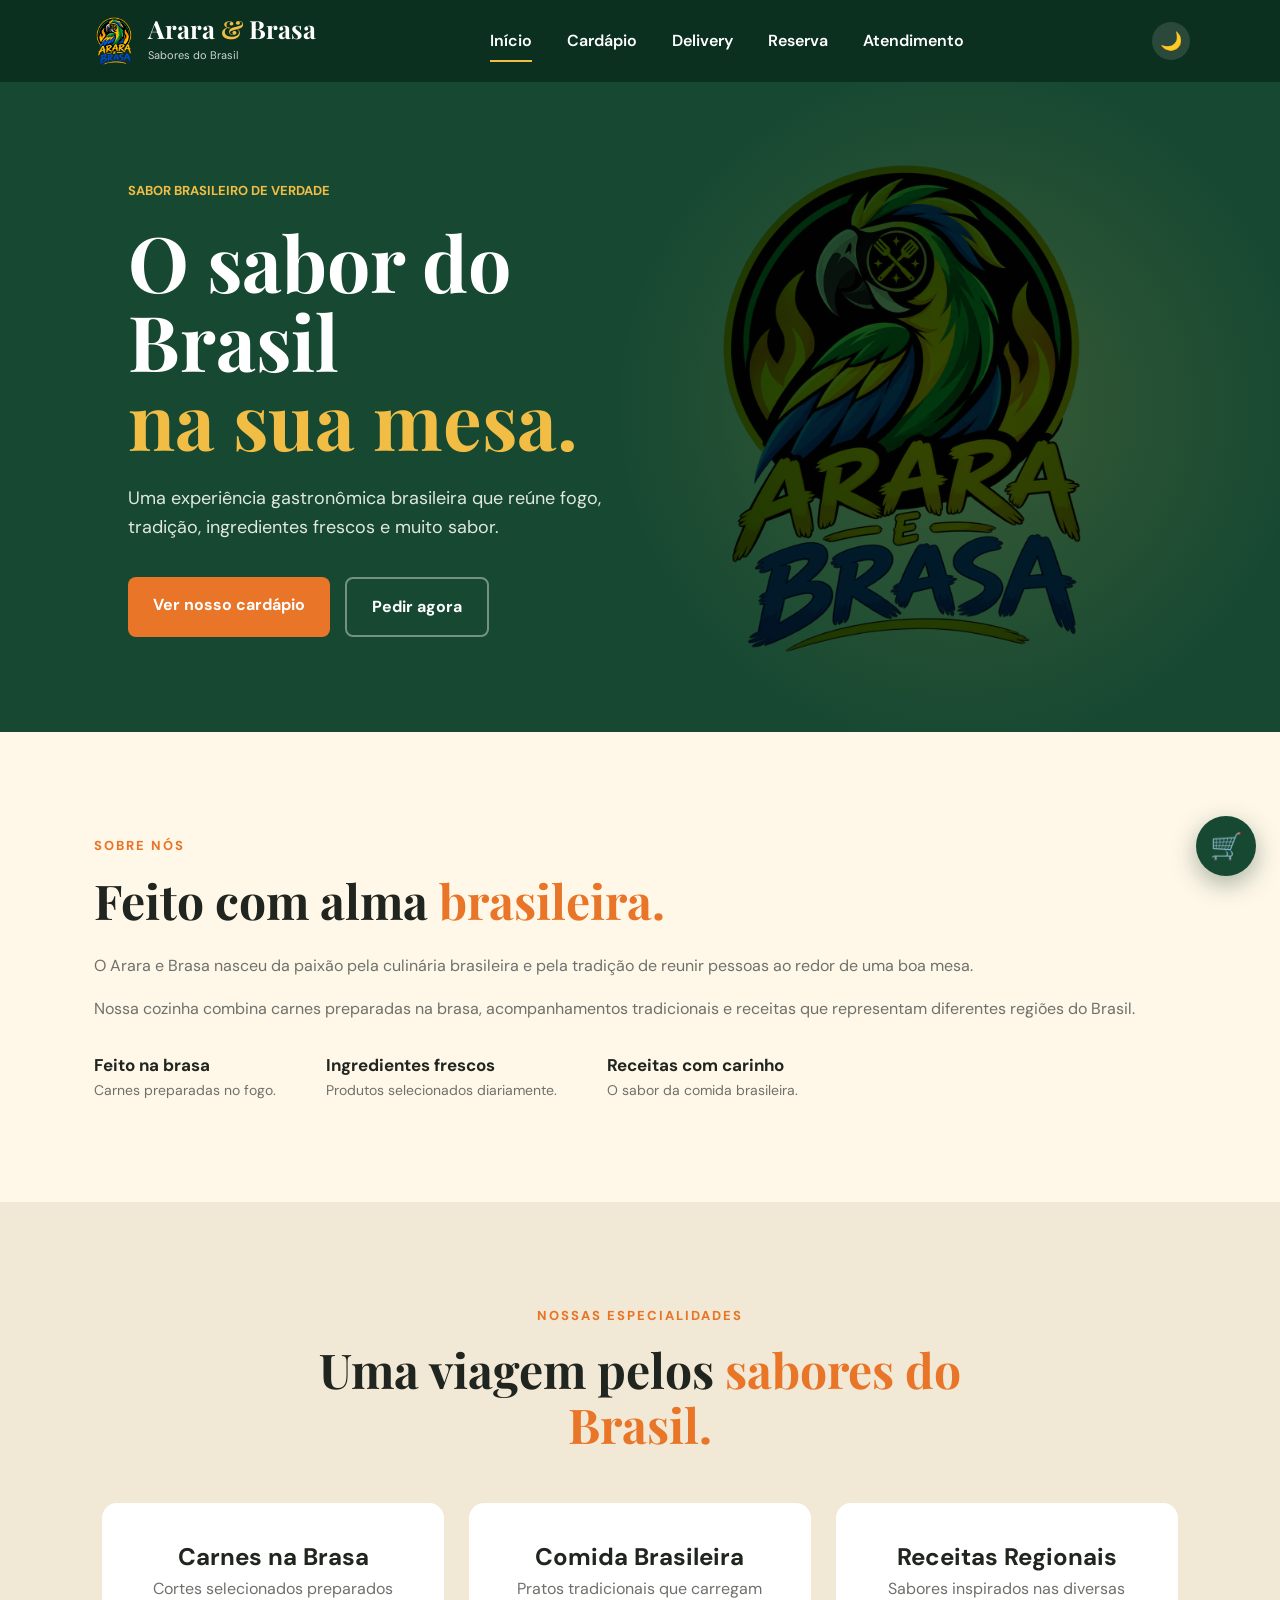
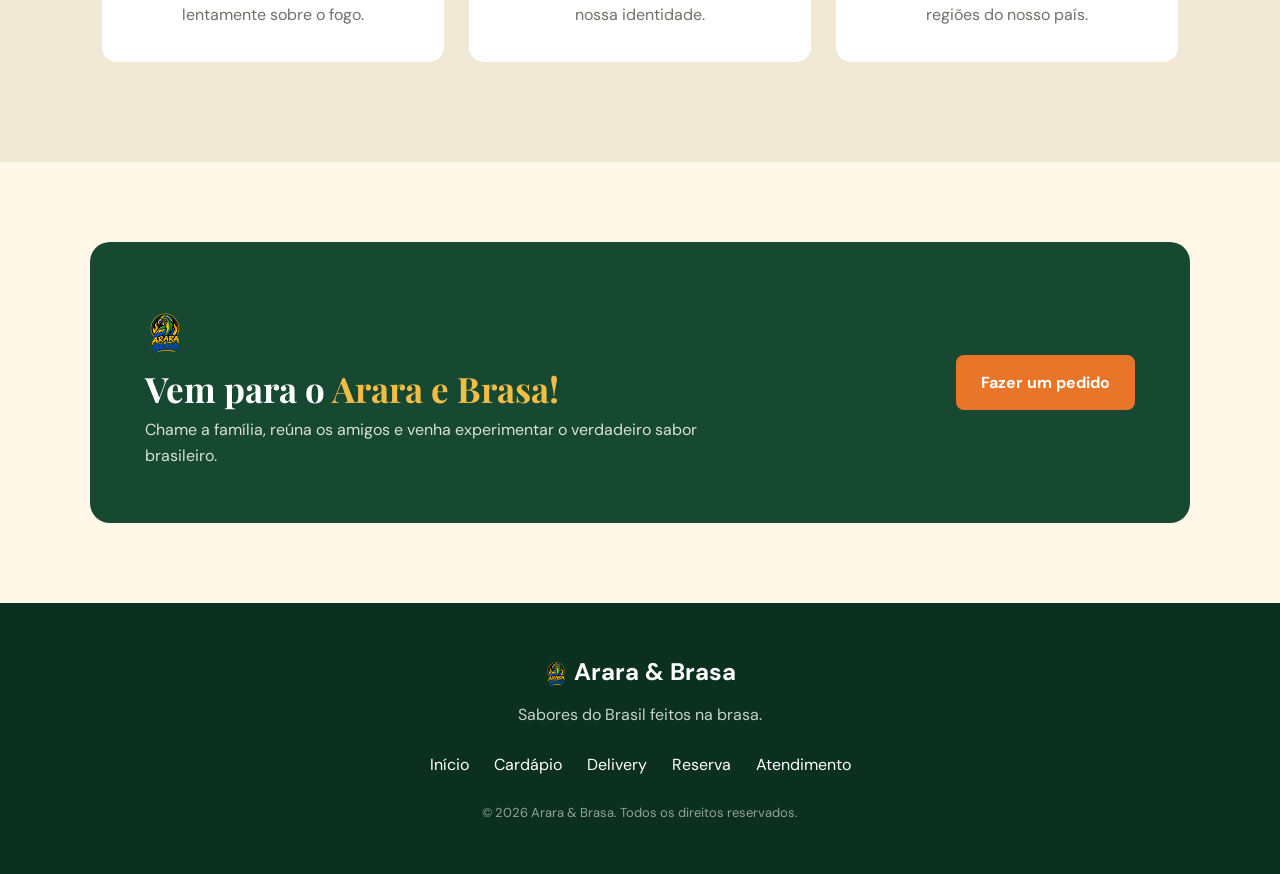
<file: Arara&Brasa/index.html>
<!DOCTYPE html>
<html lang="pt-BR">
<head>
    <meta charset="UTF-8">
    <meta name="viewport" content="width=device-width, initial-scale=1.0">
    <title>Arara e Brasa | Restaurante Brasileiro</title>

    <link rel="stylesheet" href="style.css">
</head>

<body>

<header class="header">
    <div class="logo">
        <div class="logo-arara">
           <img src="imgs/araraab.png" alt="Mascote Arara e Brasa">
        </div>
        <div>
            <h1>Arara <span>&</span> Brasa</h1>
            <small>Sabores do Brasil</small>
        </div>
    </div>

    <button class="menu-btn" onclick="toggleMenu()">☰</button>

    <nav id="menu">
        <a href="index.html" class="active">Início</a>
        <a href="cardapio.html">Cardápio</a>
        <a href="delivery.html">Delivery</a>
        <a href="reserva.html">Reserva</a>
        <a href="sac.html">Atendimento</a>
    </nav>
</header>


<main>

    <section class="hero">

        <div class="hero-content">

            <span class="tag">SABOR BRASILEIRO DE VERDADE</span>

            <h2>
                O sabor do Brasil
                <span>na sua mesa.</span>
            </h2>

            <p>
                Uma experiência gastronômica brasileira que reúne
                fogo, tradição, ingredientes frescos e muito sabor.
            </p>

            <div class="hero-buttons">
                <a href="cardapio.html" class="btn btn-primary">
                    Ver nosso cardápio
                </a>

                <a href="delivery.html" class="btn btn-secondary">
                    Pedir agora 
                </a>
            </div>

        </div>

        <div class="mascot">
            <div class="mascot-circle">
                <img src="imgs/araraab.png" alt="Mascote Arara e Brasa">
            </div>

            <div class="mascot-smoke smoke1"></div>
            <div class="mascot-smoke smoke2"></div>
        </div>

    </section>


    <section class="sobre">

        <div class="sobre-content">

            <span class="section-label">SOBRE NÓS</span>

            <h2>
                Feito com alma
                <span>brasileira.</span>
            </h2>

            <p>
                O Arara e Brasa nasceu da paixão pela culinária brasileira
                e pela tradição de reunir pessoas ao redor de uma boa mesa.
            </p>

            <p>
                Nossa cozinha combina carnes preparadas na brasa,
                acompanhamentos tradicionais e receitas que representam
                diferentes regiões do Brasil.
            </p>

            <div class="features">

                <div class="feature">
                    <div>
                        <h3>Feito na brasa</h3>
                        <p>Carnes preparadas no fogo.</p>
                    </div>
                </div>

                <div class="feature">
                    <div>
                        <h3>Ingredientes frescos</h3>
                        <p>Produtos selecionados diariamente.</p>
                    </div>
                </div>

                <div class="feature">
                    <div>
                        <h3>Receitas com carinho</h3>
                        <p>O sabor da comida brasileira.</p>
                    </div>
                </div>

            </div>

        </div>

    </section>


    <section class="especialidades">

        <div class="section-title">

            <span class="section-label">NOSSAS ESPECIALIDADES</span>

            <h2>
                Uma viagem pelos
                <span>sabores do Brasil.</span>
            </h2>

        </div>

        <div class="especialidades-grid">

            <div class="especialidade-card">
                <h2>Carnes na Brasa</h2>
                <p>
                    Cortes selecionados preparados lentamente
                    sobre o fogo.
                </p>
            </div>

            <div class="especialidade-card">
                <h2>Comida Brasileira</h2>
                <p>
                    Pratos tradicionais que carregam
                    nossa identidade.
                </p>
            </div>

            <div class="especialidade-card">
                <h2>Receitas Regionais</h2>
                <p>
                    Sabores inspirados nas diversas regiões
                    do nosso país.
                </p>
            </div>

        </div>

    </section>



    <section class="cta">

        <div>
            <span><img src="imgs/araraab.png" alt="Mascote Arara e Brasa"></span>

            <h2>
                Vem para o
                <strong>Arara e Brasa!</strong>
            </h2>

            <p>
                Chame a família, reúna os amigos e venha experimentar
                o verdadeiro sabor brasileiro.
            </p>
        </div>

        <a href="delivery.html" class="btn btn-primary">
            Fazer um pedido
        </a>

    </section>

</main>


<footer>

    <div class="footer-logo">
        <img src="imgs/araraab.png" alt="Mascote Arara e Brasa"> <strong>Arara & Brasa</strong>
    </div>

    <p>Sabores do Brasil feitos na brasa.</p>

    <div class="footer-links">
        <a href="index.html">Início</a>
        <a href="cardapio.html">Cardápio</a>
        <a href="delivery.html">Delivery</a>
        <a href="reserva.html">Reserva</a>
        <a href="sac.html">Atendimento</a>
    </div>

    <p class="copyright">
        © 2026 Arara & Brasa. Todos os direitos reservados.
    </p>

</footer>

<script src="script.js"></script>

</body>
</html>
</file>
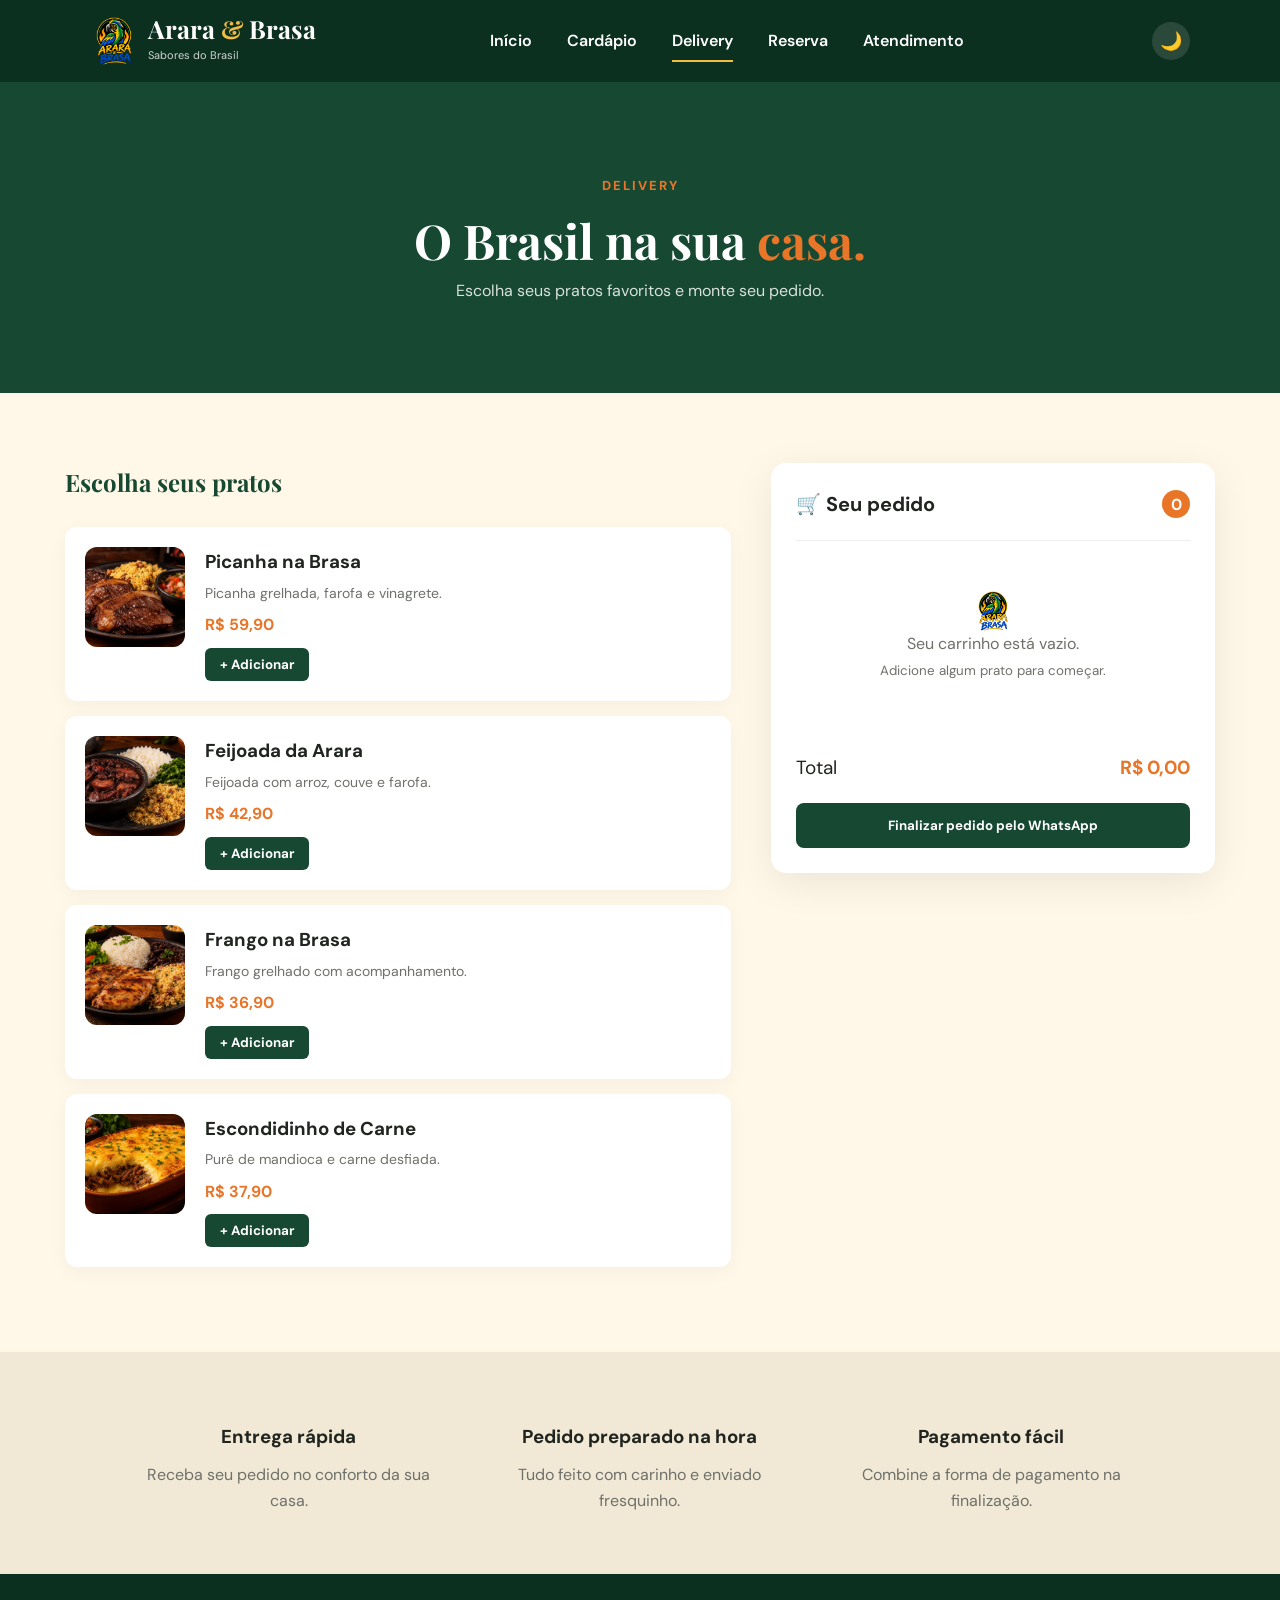
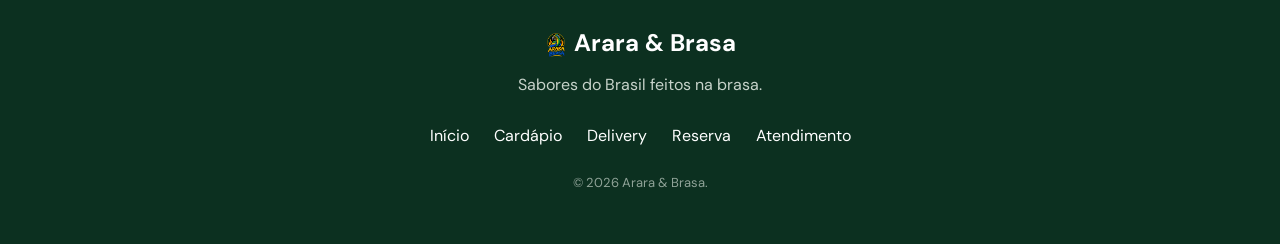
<file: Arara&Brasa/delivery.html>
<!DOCTYPE html>
<html lang="pt-BR">

<head>

    <meta charset="UTF-8">

    <meta name="viewport"
          content="width=device-width, initial-scale=1.0">

    <title>Delivery | Arara e Brasa</title>

    <link rel="stylesheet" href="style.css">

</head>

<body>

<header class="header">

    <div class="logo">

        <span class="logo-arara"><img src="imgs/araraab.png" alt="Mascote Arara e Brasa"></span>

        <div>
            <h1>Arara <span>&</span> Brasa</h1>
            <small>Sabores do Brasil</small>
        </div>

    </div>

    <button class="menu-btn" onclick="toggleMenu()">☰</button>

    <nav id="menu">

        <a href="index.html">Início</a>

        <a href="cardapio.html">
            Cardápio
        </a>

        <a href="delivery.html" class="active">
            Delivery
        </a>

        <a href="reserva.html">
            Reserva
        </a>

        <a href="sac.html">
            Atendimento
        </a>

    </nav>

</header>


<main>

<section class="page-header">

    <span class="section-label">
        DELIVERY
    </span>

    <h2>
        O Brasil na sua <span>casa.</span>
    </h2>

    <p>
        Escolha seus pratos favoritos e monte seu pedido.
    </p>

</section>


<section class="delivery-container">

    <div class="delivery-products">

        <h2>Escolha seus pratos</h2>


        <div class="delivery-card">

            <div class="delivery-food">
                <img src="imgs/picanha.png" alt="Picanha na Brasa">
            </div>

            <div class="delivery-info">

                <h3>Picanha na Brasa</h3>

                <p>
                    Picanha grelhada, farofa e vinagrete.
                </p>

                <strong>R$ 59,90</strong>

                <button
                    onclick="addToCart('Picanha na Brasa', 59.90)"
                    class="add-btn">

                    + Adicionar

                </button>

            </div>

        </div>


        <div class="delivery-card">

            <div class="delivery-food">
                <img src="imgs/feijoada.png" alt="Feijoada da Arara">
            </div>

            <div class="delivery-info">

                <h3>Feijoada da Arara</h3>

                <p>
                    Feijoada com arroz, couve e farofa.
                </p>

                <strong>R$ 42,90</strong>

                <button
                    onclick="addToCart('Feijoada da Arara', 42.90)"
                    class="add-btn">

                    + Adicionar

                </button>

            </div>

        </div>


        <div class="delivery-card">

            <div class="delivery-food">
                <img src="imgs/frango.png" alt="Frango na Brasa">
            </div>

            <div class="delivery-info">

                <h3>Frango na Brasa</h3>

                <p>
                    Frango grelhado com acompanhamento.
                </p>

                <strong>R$ 36,90</strong>

                <button
                    onclick="addToCart('Frango na Brasa', 36.90)"
                    class="add-btn">

                    + Adicionar

                </button>

            </div>

        </div>


        <div class="delivery-card">

            <div class="delivery-food">
                <img src="imgs/escondidinho.png" alt="Escondidinho de Carne">
            </div>

            <div class="delivery-info">

                <h3>Escondidinho de Carne</h3>

                <p>
                    Purê de mandioca e carne desfiada.
                </p>

                <strong>R$ 37,90</strong>

                <button
                    onclick="addToCart('Escondidinho de Carne', 37.90)"
                    class="add-btn">

                    + Adicionar

                </button>

            </div>

        </div>

    </div>


    <!-- CARRINHO -->

    <aside class="cart">

        <div class="cart-header">

            <h2>🛒 Seu pedido</h2>

            <span id="cart-count">0</span>

        </div>


        <div id="cart-items">

            <div class="empty-cart">

                <img src="imgs/araraab.png" alt="Mascote Arara e Brasa">

                <p>
                    Seu carrinho está vazio.
                </p>

                <small>
                    Adicione algum prato para começar.
                </small>

            </div>

        </div>


        <div class="cart-footer">

            <div class="cart-total">

                <span>Total</span>

                <strong id="cart-total">
                    R$ 0,00
                </strong>

            </div>

            <button
                class="checkout-btn"
                onclick="finishOrder()">

                Finalizar pedido pelo WhatsApp

            </button>

        </div>

    </aside>

</section>


<section class="delivery-info-section">

    <div>

        <h3>Entrega rápida</h3>

        <p>
            Receba seu pedido no conforto da sua casa.
        </p>

    </div>


    <div>

        <h3>Pedido preparado na hora</h3>

        <p>
            Tudo feito com carinho e enviado fresquinho.
        </p>

    </div>


    <div>

        <h3>Pagamento fácil</h3>

        <p>
            Combine a forma de pagamento na finalização.
        </p>

    </div>

</section>

</main>


<footer>

    <div class="footer-logo">
        <img src="imgs/araraab.png" alt="Mascote Arara e Brasa"> <strong>Arara & Brasa</strong>
    </div>

    <p>Sabores do Brasil feitos na brasa.</p>

    <div class="footer-links">

        <a href="index.html">Início</a>

        <a href="cardapio.html">Cardápio</a>

        <a href="delivery.html">Delivery</a>

        <a href="reserva.html">Reserva</a>

        <a href="sac.html">Atendimento</a>

    </div>

    <p class="copyright">
        © 2026 Arara & Brasa.
    </p>

</footer>


<script src="script.js"></script>

</body>
</html>
</file>
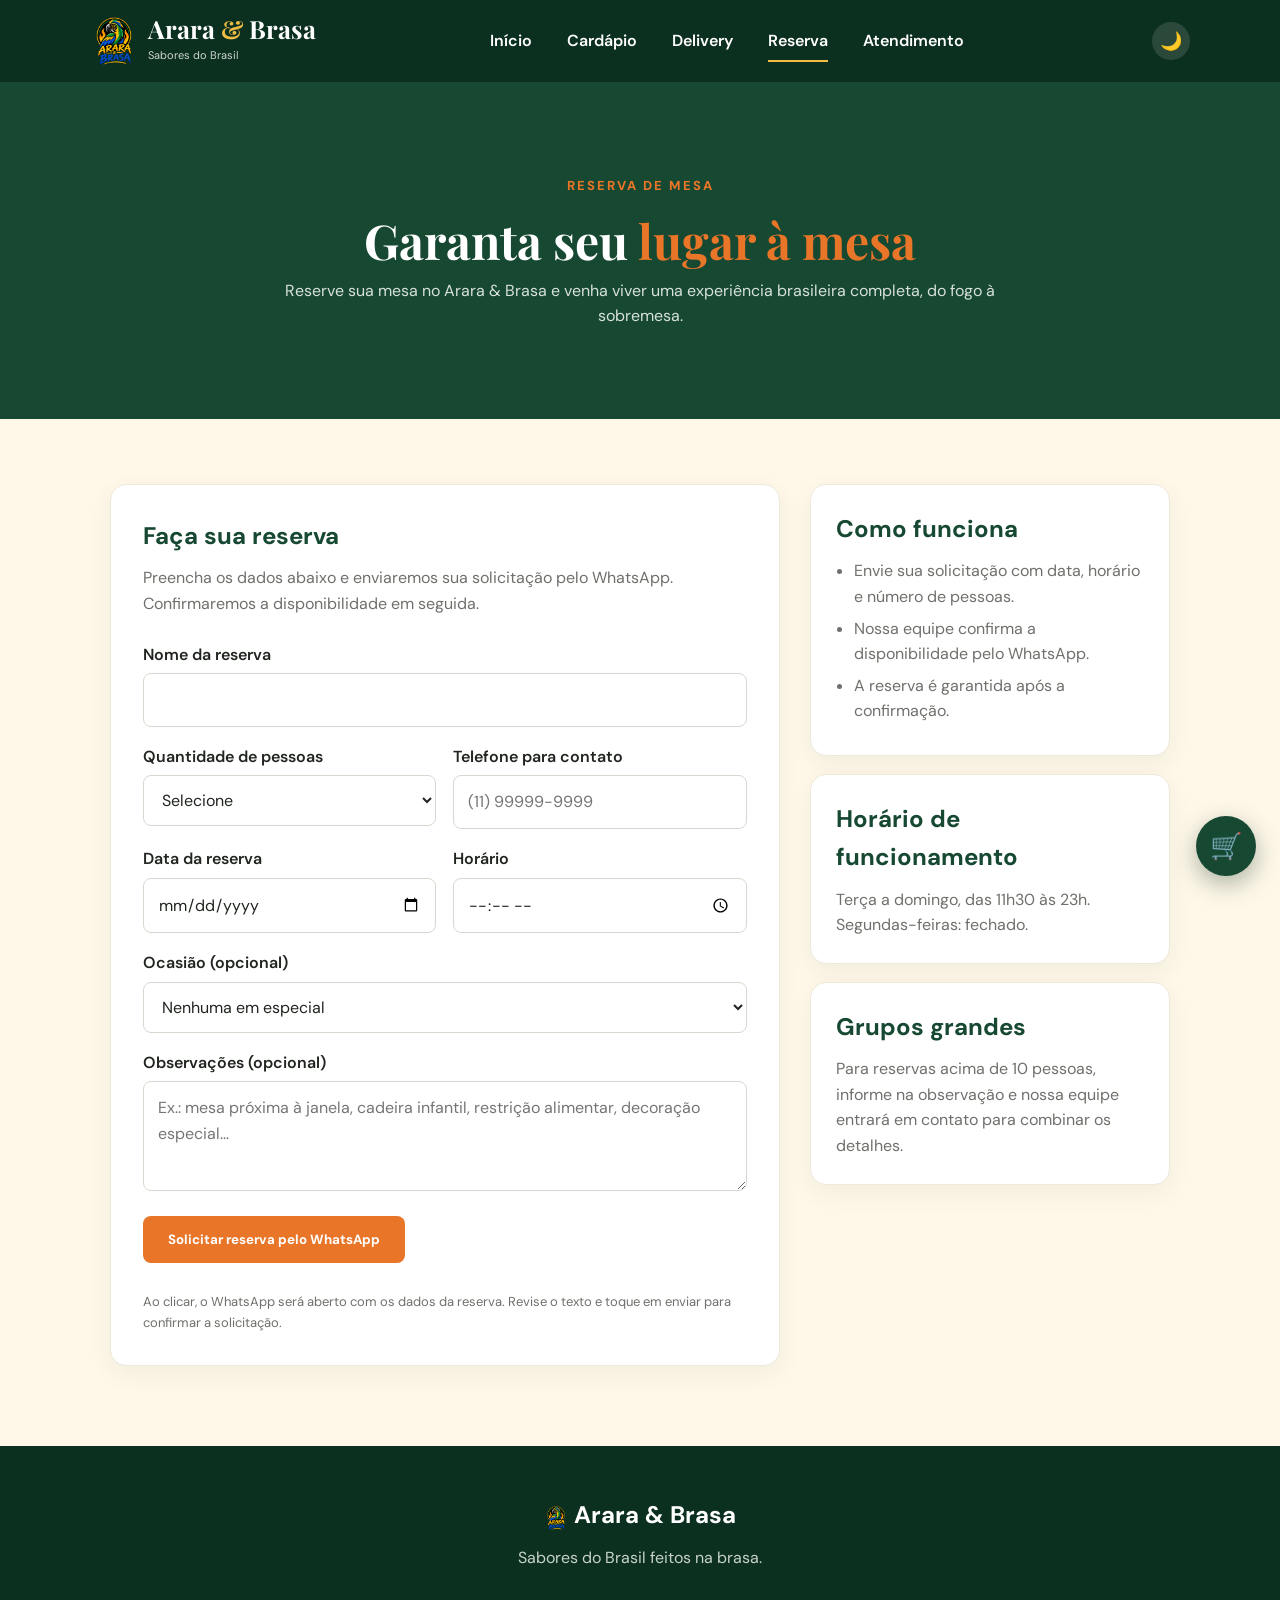
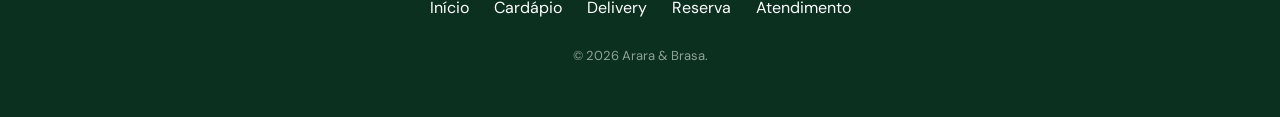
<file: Arara&Brasa/reserva.html>
<!DOCTYPE html>
<html lang="pt-BR">
<head>
    <meta charset="UTF-8">
    <meta name="viewport" content="width=device-width, initial-scale=1.0">
    <meta name="description" content="Reserve sua mesa no restaurante Arara e Brasa.">
    <title>Reserva de Mesa | Arara e Brasa</title>
    <link rel="stylesheet" href="style.css">
    <style>
        .reserva-intro { max-width: 760px; margin: 0 auto; }
        .reserva-content { max-width: 1100px; margin: 0 auto; padding: 65px 20px 80px; }
        .reserva-grid { display: grid; grid-template-columns: minmax(0, 1.3fr) minmax(260px, .7fr); gap: 30px; align-items: start; }
        .reserva-panel, .reserva-info-card { background: var(--white); border: 1px solid var(--light-gray); border-radius: 16px; box-shadow: 0 8px 24px rgba(12,48,32,.06); }
        .reserva-panel { padding: 32px; }
        .reserva-panel h2, .reserva-info-card h2 { color: var(--green); margin-bottom: 10px; }
        .reserva-lead { color: var(--gray); margin-bottom: 25px; }
        .reserva-form { display: grid; gap: 17px; }
        .reserva-form label { display: block; font-weight: 600; margin-bottom: 6px; }
        .reserva-form input, .reserva-form select, .reserva-form textarea { width: 100%; padding: 13px 14px; border: 1px solid #d8d8d0; border-radius: 8px; background: #fff; color: var(--dark); font: inherit; }
        .reserva-form input:focus, .reserva-form select:focus, .reserva-form textarea:focus { outline: 2px solid var(--yellow); border-color: var(--green); }
        .reserva-form textarea { min-height: 110px; resize: vertical; }
        .reserva-form .btn { border: 0; cursor: pointer; justify-self: start; }
        .reserva-form .form-row { display: grid; grid-template-columns: 1fr 1fr; gap: 17px; }
        .reserva-note { font-size: 13px; color: var(--gray); margin-top: 12px; }
        .reserva-feedback { display: none; padding: 13px 15px; border-radius: 8px; background: #e8f3e9; color: #164832; }
        .reserva-feedback.visible { display: block; }
        .reserva-info { display: grid; gap: 18px; }
        .reserva-info-card { padding: 25px; }
        .reserva-info-card p { color: var(--gray); }
        .reserva-info-card ul { margin: 8px 0 0 18px; color: var(--gray); }
        .reserva-info-card li { margin-bottom: 6px; }
        @media (max-width: 760px) {
            .reserva-grid { grid-template-columns: 1fr; }
            .reserva-form .form-row { grid-template-columns: 1fr; }
            .reserva-panel { padding: 23px; }
        }
    </style>
</head>
<body>
<header class="header">
    <div class="logo">
        <div class="logo-arara"><img src="imgs/araraab.png" alt="Mascote Arara e Brasa"></div>
        <div><h1>Arara <span>&</span> Brasa</h1><small>Sabores do Brasil</small></div>
    </div>
    <button class="menu-btn" onclick="toggleMenu()" aria-label="Abrir menu">☰</button>
    <nav id="menu">
        <a href="index.html">Início</a>
        <a href="cardapio.html">Cardápio</a>
        <a href="delivery.html">Delivery</a>
        <a href="reserva.html" class="active" aria-current="page">Reserva</a>
        <a href="sac.html">Atendimento</a>
    </nav>
</header>
<main>
    <section class="page-header">
        <div class="reserva-intro">
            <span class="section-label">RESERVA DE MESA</span>
            <h2>Garanta seu <span>lugar à mesa</span></h2>
            <p>Reserve sua mesa no Arara & Brasa e venha viver uma experiência brasileira completa, do fogo à sobremesa.</p>
        </div>
    </section>

    <section class="reserva-content">
        <div class="reserva-grid">
            <div class="reserva-panel">
                <h2>Faça sua reserva</h2>
                <p class="reserva-lead">Preencha os dados abaixo e enviaremos sua solicitação pelo WhatsApp. Confirmaremos a disponibilidade em seguida.</p>

                <form class="reserva-form" id="reserva-form">
                    <div>
                        <label for="reserva-nome">Nome da reserva</label>
                        <input type="text" id="reserva-nome" name="reserva-nome" autocomplete="name" required>
                    </div>

                    <div class="form-row">
                        <div>
                            <label for="reserva-pessoas">Quantidade de pessoas</label>
                            <select id="reserva-pessoas" name="reserva-pessoas" required>
                                <option value="">Selecione</option>
                                <option value="1">1 pessoa</option>
                                <option value="2">2 pessoas</option>
                                <option value="3">3 pessoas</option>
                                <option value="4">4 pessoas</option>
                                <option value="5">5 pessoas</option>
                                <option value="6">6 pessoas</option>
                                <option value="7">7 pessoas</option>
                                <option value="8">8 pessoas</option>
                                <option value="9">9 pessoas</option>
                                <option value="10">10 pessoas</option>
                                <option value="10+">Mais de 10 pessoas</option>
                            </select>
                        </div>
                        <div>
                            <label for="reserva-telefone">Telefone para contato</label>
                            <input type="tel" id="reserva-telefone" name="reserva-telefone" placeholder="(11) 99999-9999" autocomplete="tel" required>
                        </div>
                    </div>

                    <div class="form-row">
                        <div>
                            <label for="reserva-data">Data da reserva</label>
                            <input type="date" id="reserva-data" name="reserva-data" required>
                        </div>
                        <div>
                            <label for="reserva-horario">Horário</label>
                            <input type="time" id="reserva-horario" name="reserva-horario" required>
                        </div>
                    </div>

                    <div>
                        <label for="reserva-ocasiao">Ocasião (opcional)</label>
                        <select id="reserva-ocasiao" name="reserva-ocasiao">
                            <option value="">Nenhuma em especial</option>
                            <option>Aniversário</option>
                            <option>Jantar romântico</option>
                            <option>Reunião de família</option>
                            <option>Confraternização de amigos</option>
                            <option>Reunião de trabalho</option>
                            <option>Outra ocasião</option>
                        </select>
                    </div>

                    <div>
                        <label for="reserva-observacoes">Observações (opcional)</label>
                        <textarea id="reserva-observacoes" name="reserva-observacoes" placeholder="Ex.: mesa próxima à janela, cadeira infantil, restrição alimentar, decoração especial..."></textarea>
                    </div>

                    <button class="btn btn-primary" type="submit">Solicitar reserva pelo WhatsApp</button>
                    <p class="reserva-note">Ao clicar, o WhatsApp será aberto com os dados da reserva. Revise o texto e toque em enviar para confirmar a solicitação.</p>
                    <div class="reserva-feedback" id="reserva-feedback" role="status" aria-live="polite"></div>
                </form>
            </div>

            <aside class="reserva-info">
                <div class="reserva-info-card">
                    <h2>Como funciona</h2>
                    <ul>
                        <li>Envie sua solicitação com data, horário e número de pessoas.</li>
                        <li>Nossa equipe confirma a disponibilidade pelo WhatsApp.</li>
                        <li>A reserva é garantida após a confirmação.</li>
                    </ul>
                </div>
                <div class="reserva-info-card">
                    <h2>Horário de funcionamento</h2>
                    <p>Terça a domingo, das 11h30 às 23h.<br>Segundas-feiras: fechado.</p>
                </div>
                <div class="reserva-info-card">
                    <h2>Grupos grandes</h2>
                    <p>Para reservas acima de 10 pessoas, informe na observação e nossa equipe entrará em contato para combinar os detalhes.</p>
                </div>
            </aside>
        </div>
    </section>
</main>
<footer>
    <div class="footer-logo">
        <img src="imgs/araraab.png" alt="Mascote Arara e Brasa"> <strong>Arara & Brasa</strong>
    </div>
    <p>Sabores do Brasil feitos na brasa.</p>
    <div class="footer-links">
        <a href="index.html">Início</a>
        <a href="cardapio.html">Cardápio</a>
        <a href="delivery.html">Delivery</a>
        <a href="reserva.html">Reserva</a>
        <a href="sac.html">Atendimento</a>
    </div>
    <p class="copyright">© 2026 Arara & Brasa.</p>
</footer>

<script src="script.js"></script>
<script>
    (function () {
        const form = document.getElementById('reserva-form');
        if (!form) return;

        // Impede datas no passado
        const dataInput = document.getElementById('reserva-data');
        if (dataInput) {
            const hoje = new Date().toISOString().split('T')[0];
            dataInput.min = hoje;
        }

        form.addEventListener('submit', function (event) {
            event.preventDefault();

            const nome = document.getElementById('reserva-nome').value.trim();
            const pessoas = document.getElementById('reserva-pessoas').value;
            const telefone = document.getElementById('reserva-telefone').value.trim();
            const dataRaw = document.getElementById('reserva-data').value;
            const horario = document.getElementById('reserva-horario').value;
            const ocasiao = document.getElementById('reserva-ocasiao').value;
            const observacoes = document.getElementById('reserva-observacoes').value.trim();

            // Formata data dd/mm/aaaa
            let dataFormatada = dataRaw;
            if (dataRaw) {
                const [ano, mes, dia] = dataRaw.split('-');
                dataFormatada = `${dia}/${mes}/${ano}`;
            }

            const pessoasTexto = pessoas === '10+' ? 'Mais de 10 pessoas' : `${pessoas} ${pessoas === '1' ? 'pessoa' : 'pessoas'}`;

            const linhas = [
                '*SOLICITACAO DE RESERVA - ARARA E BRASA*',
                '',
                '*Nome da reserva:* ' + nome,
                '*Quantidade de pessoas:* ' + pessoasTexto,
                '*Data:* ' + dataFormatada,
                '*Horario:* ' + horario,
                '*Telefone:* ' + telefone
            ];

            if (ocasiao) {
                linhas.push('*Ocasiao:* ' + ocasiao);
            }

            if (observacoes) {
                linhas.push('');
                linhas.push('*Observacoes:*');
                linhas.push(observacoes);
            }

            linhas.push('');
            linhas.push('Aguardo confirmacao da disponibilidade. Obrigado(a)!');

            const texto = linhas.join('\n');

            const telefoneAtendimento = '5511999999999';
            const url = 'https://wa.me/' + telefoneAtendimento + '?text=' + encodeURIComponent(texto);
            window.open(url, '_blank', 'noopener,noreferrer');

            const feedback = document.getElementById('reserva-feedback');
            feedback.textContent = 'O WhatsApp foi aberto com os dados da sua reserva. Confira a mensagem e toque em enviar para concluir a solicitacao.';
            feedback.classList.add('visible');
        });
    })();
</script>
</body>
</html>
</file>
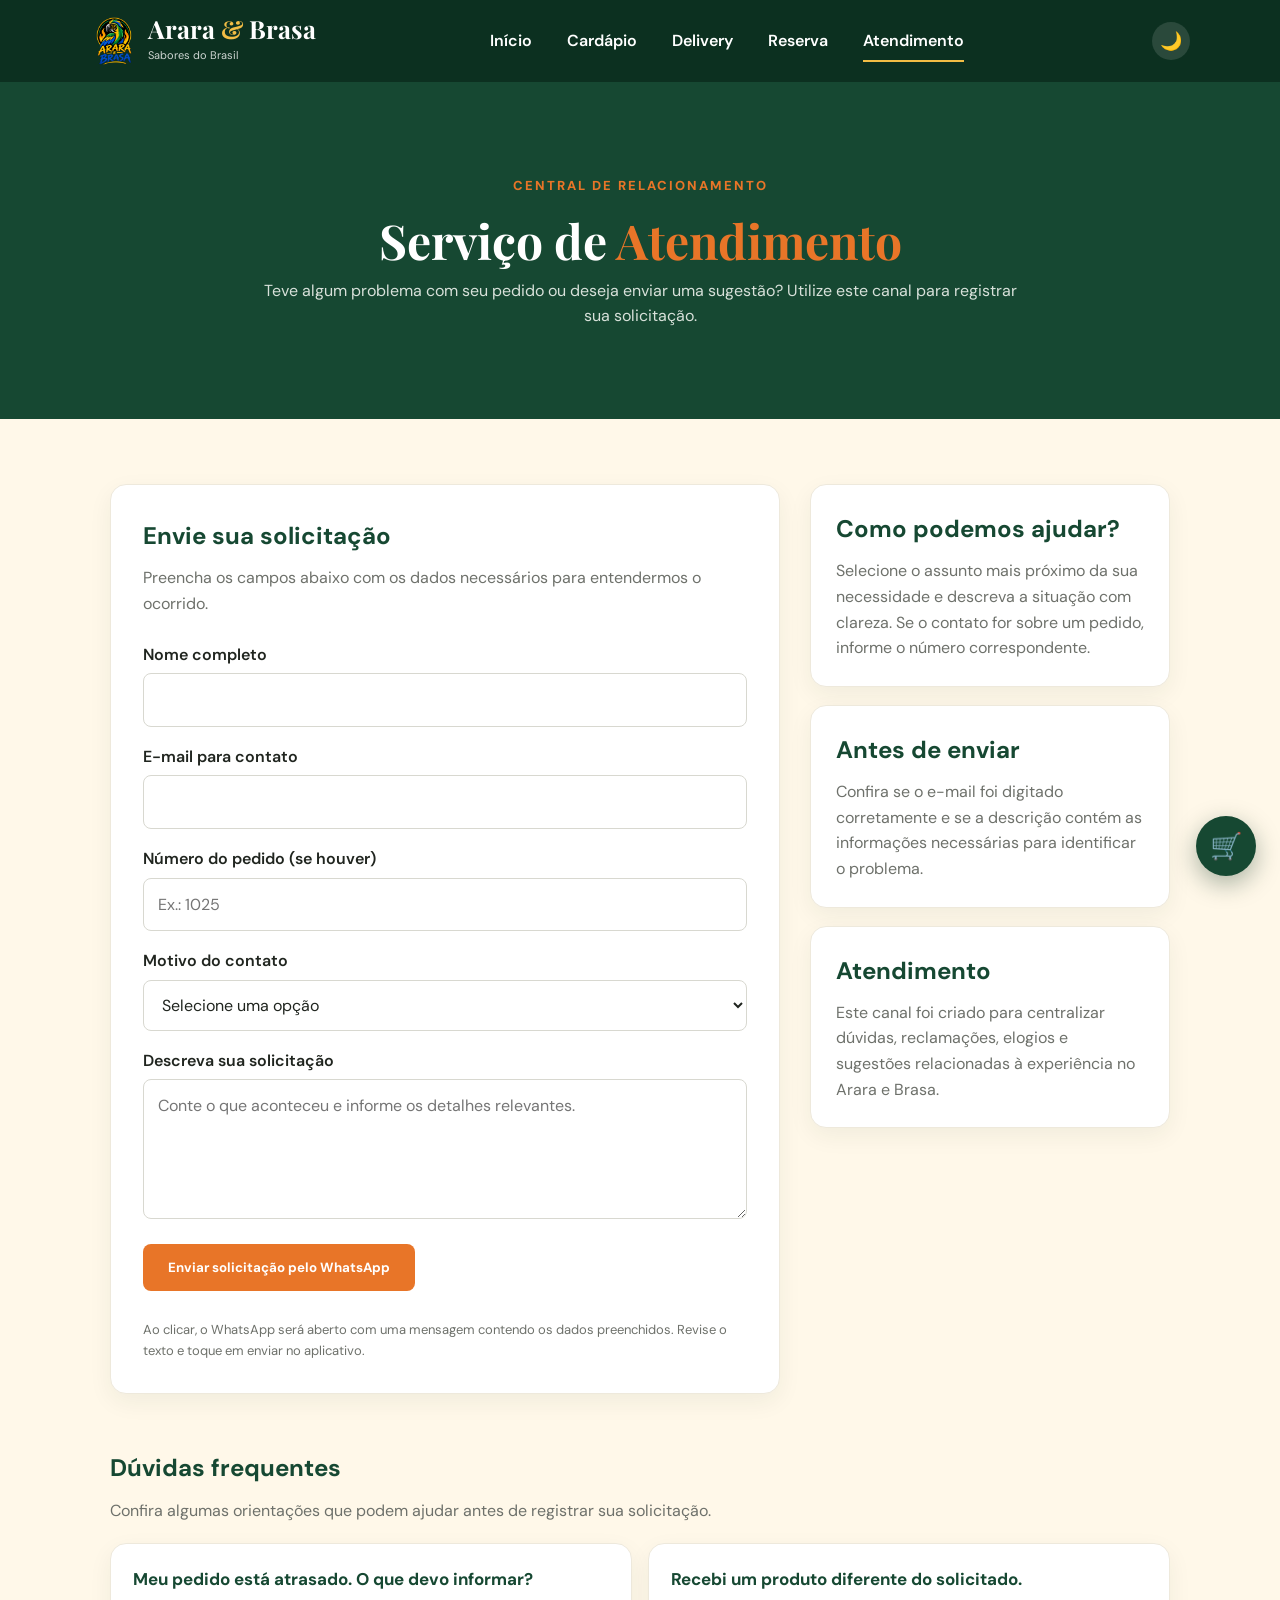
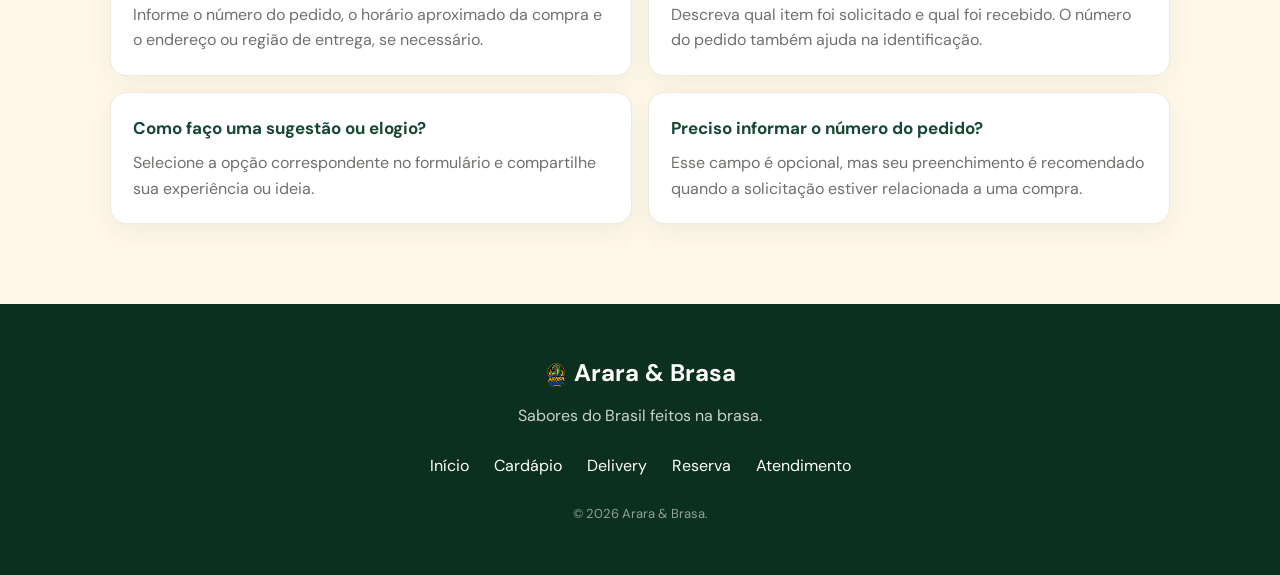
<file: Arara&Brasa/sac.html>
<!DOCTYPE html>
<html lang="pt-BR">
<head>
    <meta charset="UTF-8">
    <meta name="viewport" content="width=device-width, initial-scale=1.0">
    <meta name="description" content="Central de Atendimento ao Cliente do restaurante Arara e Brasa.">
    <title>SAC | Arara e Brasa</title>
    <link rel="stylesheet" href="style.css">
    <style>
        .sac-intro { max-width: 760px; margin: 0 auto; }
        .sac-content { max-width: 1100px; margin: 0 auto; padding: 65px 20px 80px; }
        .sac-grid { display: grid; grid-template-columns: minmax(0, 1.3fr) minmax(260px, .7fr); gap: 30px; align-items: start; }
        .sac-panel, .sac-info-card, .faq-item { background: var(--white); border: 1px solid var(--light-gray); border-radius: 16px; box-shadow: 0 8px 24px rgba(12,48,32,.06); }
        .sac-panel { padding: 32px; }
        .sac-panel h2, .sac-info-card h2, .faq-section h2 { color: var(--green); margin-bottom: 10px; }
        .sac-lead { color: var(--gray); margin-bottom: 25px; }
        .sac-form { display: grid; gap: 17px; }
        .sac-form label { display: block; font-weight: 600; margin-bottom: 6px; }
        .sac-form input, .sac-form select, .sac-form textarea { width: 100%; padding: 13px 14px; border: 1px solid #d8d8d0; border-radius: 8px; background: #fff; color: var(--dark); font: inherit; }
        .sac-form input:focus, .sac-form select:focus, .sac-form textarea:focus { outline: 2px solid var(--yellow); border-color: var(--green); }
        .sac-form textarea { min-height: 140px; resize: vertical; }
        .sac-form .btn { border: 0; cursor: pointer; justify-self: start; }
        .sac-note { font-size: 13px; color: var(--gray); margin-top: 12px; }
        .sac-feedback { display: none; padding: 13px 15px; border-radius: 8px; background: #e8f3e9; color: #164832; }
        .sac-feedback.visible { display: block; }
        .sac-info { display: grid; gap: 18px; }
        .sac-info-card { padding: 25px; }
        .sac-info-card p { color: var(--gray); }
        .sac-info-card strong { color: var(--dark); }
        .faq-section { margin-top: 55px; }
        .faq-section > p { color: var(--gray); margin-bottom: 20px; }
        .faq-list { display: grid; grid-template-columns: repeat(2, minmax(0, 1fr)); gap: 16px; }
        .faq-item { padding: 22px; }
        .faq-item h3 { color: var(--green); font-size: 17px; margin-bottom: 8px; }
        .faq-item p { color: var(--gray); }
        @media (max-width: 760px) { .sac-grid, .faq-list { grid-template-columns: 1fr; } .sac-panel { padding: 23px; } }
    </style>
</head>
<body>
<header class="header">
    <div class="logo">
        <div class="logo-arara"><img src="imgs/araraab.png" alt="Mascote Arara e Brasa"></div>
        <div><h1>Arara <span>&</span> Brasa</h1><small>Sabores do Brasil</small></div>
    </div>
    <button class="menu-btn" onclick="toggleMenu()" aria-label="Abrir menu">☰</button>
    <nav id="menu">
        <a href="index.html">Início</a>
        <a href="cardapio.html">Cardápio</a>
        <a href="delivery.html">Delivery</a>
        <a href="reserva.html">Reserva</a>
        <a href="sac.html" class="active" aria-current="page">Atendimento</a>
    </nav>
</header>
<main>
    <section class="page-header">
        <div class="sac-intro">
            <span class="section-label">CENTRAL DE RELACIONAMENTO</span>
            <h2>Serviço de <span>Atendimento</span></h2>
            <p>Teve algum problema com seu pedido ou deseja enviar uma sugestão? Utilize este canal para registrar sua solicitação.</p>
        </div>
    </section>

    <section class="sac-content">
        <div class="sac-grid">
            <div class="sac-panel">
                <h2>Envie sua solicitação</h2>
                <p class="sac-lead">Preencha os campos abaixo com os dados necessários para entendermos o ocorrido.</p>
                <form class="sac-form" id="sac-form">
                    <div>
                        <label for="nome">Nome completo</label>
                        <input type="text" id="nome" name="nome" autocomplete="name" required>
                    </div>
                    <div>
                        <label for="email">E-mail para contato</label>
                        <input type="email" id="email" name="email" autocomplete="email" required>
                    </div>
                    <div>
                        <label for="pedido">Número do pedido (se houver)</label>
                        <input type="text" id="pedido" name="pedido" placeholder="Ex.: 1025">
                    </div>
                    <div>
                        <label for="assunto">Motivo do contato</label>
                        <select id="assunto" name="assunto" required>
                            <option value="">Selecione uma opção</option>
                            <option>Problema com o pedido</option>
                            <option>Atraso na entrega</option>
                            <option>Produto incorreto ou faltando</option>
                            <option>Qualidade do produto</option>
                            <option>Dúvida sobre o cardápio</option>
                            <option>Elogio ou sugestão</option>
                            <option>Outro assunto</option>
                        </select>
                    </div>
                    <div>
                        <label for="mensagem">Descreva sua solicitação</label>
                        <textarea id="mensagem" name="mensagem" placeholder="Conte o que aconteceu e informe os detalhes relevantes." required></textarea>
                    </div>
                    <button class="btn btn-primary" type="submit">Enviar solicitação pelo WhatsApp</button>
                    <p class="sac-note">Ao clicar, o WhatsApp será aberto com uma mensagem contendo os dados preenchidos. Revise o texto e toque em enviar no aplicativo.</p>
                    <div class="sac-feedback" id="sac-feedback" role="status" aria-live="polite"></div>
                </form>
            </div>

            <aside class="sac-info">
                <div class="sac-info-card">
                    <h2>Como podemos ajudar?</h2>
                    <p>Selecione o assunto mais próximo da sua necessidade e descreva a situação com clareza. Se o contato for sobre um pedido, informe o número correspondente.</p>
                </div>
                <div class="sac-info-card">
                    <h2>Antes de enviar</h2>
                    <p>Confira se o e-mail foi digitado corretamente e se a descrição contém as informações necessárias para identificar o problema.</p>
                </div>
                <div class="sac-info-card">
                    <h2>Atendimento</h2>
                    <p>Este canal foi criado para centralizar dúvidas, reclamações, elogios e sugestões relacionadas à experiência no Arara e Brasa.</p>
                </div>
            </aside>
        </div>

        <section class="faq-section">
            <h2>Dúvidas frequentes</h2>
            <p>Confira algumas orientações que podem ajudar antes de registrar sua solicitação.</p>
            <div class="faq-list">
                <article class="faq-item">
                    <h3>Meu pedido está atrasado. O que devo informar?</h3>
                    <p>Informe o número do pedido, o horário aproximado da compra e o endereço ou região de entrega, se necessário.</p>
                </article>
                <article class="faq-item">
                    <h3>Recebi um produto diferente do solicitado.</h3>
                    <p>Descreva qual item foi solicitado e qual foi recebido. O número do pedido também ajuda na identificação.</p>
                </article>
                <article class="faq-item">
                    <h3>Como faço uma sugestão ou elogio?</h3>
                    <p>Selecione a opção correspondente no formulário e compartilhe sua experiência ou ideia.</p>
                </article>
                <article class="faq-item">
                    <h3>Preciso informar o número do pedido?</h3>
                    <p>Esse campo é opcional, mas seu preenchimento é recomendado quando a solicitação estiver relacionada a uma compra.</p>
                </article>
            </div>
        </section>
    </section>
</main>
<footer>
    <div class="footer-logo">
        <img src="imgs/araraab.png" alt="Mascote Arara e Brasa"> <strong>Arara & Brasa</strong>
    </div>
    <p>Sabores do Brasil feitos na brasa.</p>
    <div class="footer-links">
        <a href="index.html">Início</a>
        <a href="cardapio.html">Cardápio</a>
        <a href="delivery.html">Delivery</a>
        <a href="reserva.html">Reserva</a>
        <a href="sac.html">Atendimento</a>
    </div>
    <p class="copyright">© 2026 Arara & Brasa.</p>
</footer>
<script src="script.js"></script>
<script>
    document.getElementById('sac-form').addEventListener('submit', function (event) {
        event.preventDefault();

        const nome = document.getElementById('nome').value.trim();
        const email = document.getElementById('email').value.trim();
        const pedido = document.getElementById('pedido').value.trim() || 'Não informado';
        const assunto = document.getElementById('assunto').value;
        const mensagem = document.getElementById('mensagem').value.trim();

        const telefoneAtendimento = '5511999999999';

        const texto = [
            '*SOLICITAÇÃO DE ATENDIMENTO - ARARA E BRASA*',
            '',
            '*Nome:* ' + nome,
            '*E-mail:* ' + email,
            '*Número do pedido:* ' + pedido,
            '*Motivo do contato:* ' + assunto,
            '',
            '*Descrição da solicitação:*',
            mensagem
        ].join('\n');

        const url = 'https://wa.me/' + telefoneAtendimento + '?text=' + encodeURIComponent(texto);
        window.open(url, '_blank', 'noopener,noreferrer');

        const feedback = document.getElementById('sac-feedback');
        feedback.textContent = 'O WhatsApp foi aberto com sua solicitação preenchida. Confira a mensagem e toque em Enviar para concluir o atendimento.';
        feedback.classList.add('visible');
    });
</script>
</body>
</html>
</file>
<file: Arara&Brasa/style.css>
@import url('https://fonts.googleapis.com/css2?family=DM+Sans:wght@400;500;600;700&family=Playfair+Display:wght@600;700;800&display=swap');

* {
    margin: 0;
    padding: 0;
    box-sizing: border-box;
}


:root {

    --green: #164832;
    --green-dark: #0c3020;

    --red: #c84630;

    --orange: #e87528;

    --yellow: #f2bd45;

    --cream: #fff8e9;

    --white: #ffffff;

    --dark: #20251f;

    --gray: #6e716b;

    --light-gray: #eee9dc

}


body {

    font-family: "DM Sans", sans-serif;

    background: var(--cream);

    color: var(--dark);

    line-height: 1.6;

}


a {
    text-decoration: none;
    color: inherit;
}


button {
    font-family: inherit;
}


.header {

    height: 82px;

    background: var(--green-dark);

    color: white;

    display: flex;

    align-items: center;

    justify-content: space-between;

    padding: 0 7%;

    position: sticky;

    top: 0;

    z-index: 1000;

}


.logo {

    display: flex;

    align-items: center;

    gap: 10px;

}




.logo h1 {

    font-family: "Playfair Display", serif;

    font-size: 25px;

    line-height: 1;

}


.logo h1 span {

    color: var(--yellow);

}


.logo small {

    font-size: 11px;

    opacity: .8;

}


nav {

    display: flex;

    gap: 35px;

}


nav a {

    font-weight: 600;

    position: relative;

    padding: 8px 0;

}


nav a::after {

    content: "";

    position: absolute;

    bottom: 0;

    left: 0;

    width: 0;

    height: 2px;

    background: var(--yellow);

    transition: .3s;

}


nav a:hover::after,
nav a.active::after {

    width: 100%;

}


.menu-btn {

    display: none;

    border: 0;

    background: transparent;

    color: white;

    font-size: 28px;

    cursor: pointer;

}


.hero {

    min-height: 650px;

    background:

        radial-gradient(
            circle at 75% 50%,
            rgba(242,189,69,.16),
            transparent 35%
        ),

        var(--green);

    color: white;

    display: flex;

    align-items: center;

    justify-content: space-between;

    padding: 70px 10%;

    overflow: hidden;

}


.hero-content {

    max-width: 600px;

}


.tag {

    display: inline-block;

    color: var(--yellow);

    font-weight: 700;

    font-size: 13px;

    margin-bottom: 20px;

}


.hero h2 {

    font-family: "Playfair Display", serif;

    font-size: clamp(50px, 6vw, 82px);

    line-height: 1.03;

    margin-bottom: 25px;

}


.hero h2 span {

    color: var(--yellow);

    display: block;

}


.hero p {

    max-width: 540px;

    color: #e1e8df;

    font-size: 18px;

    margin-bottom: 35px;

}


.hero-buttons {

    display: flex;

    gap: 15px;

    flex-wrap: wrap;

}


.btn {

    display: inline-block;

    padding: 15px 25px;

    border-radius: 8px;

    font-weight: 700;

    transition: .3s;

}


.btn-primary {

    background: var(--orange);

    color: white;

}


.btn-primary:hover {

    transform: translateY(-3px);

    background: #d55f1b;

}


.btn-secondary {

    border: 2px solid rgba(255,255,255,.4);

    color: white;

}


.btn-secondary:hover {

    background: white;

    color: var(--green);

}


.mascot {

    position: relative;
    
    width: 500px;
    
    height: 500px;
    
    display: flex;
    
    align-items: center;
    
    justify-content: center;

}


.mascot-circle {
    
    width: 500px;
    
    height: 500px;
    
    display: flex;
    
    align-items: center;
    
    justify-content: center;
    
    animation: float 4s ease-in-out infinite;
}

.mascot-circle img {
    
    width: 100%;
    
    height: 100%;
    
    object-fit: contain;
    
    display: block;
    
    mix-blend-mode: multiply;

}


@keyframes float {

    0%, 100% {
        transform: translateY(0);
    }

    50% {
        transform: translateY(-15px);
    }

}


.sobre {

    max-width: 1200px;

    width: 90%;

    margin: 0 auto;

    padding: 100px 30px;

}

.sobre-content {

    width: 100%;

    max-width: none;
}

.section-label {

    color: var(--orange);

    font-weight: 800;

    font-size: 13px;

    letter-spacing: 2px;

}


.sobre-content > h2,
.section-title h2,
.page-header h2 {

    font-family: "Playfair Display", serif;

    font-size: 48px;

    line-height: 1.15;

    margin: 15px 0 25px;

}


.sobre-content > h2 span,
.section-title h2 span,
.page-header h2 span {

    color: var(--orange);

}

.logo-arara {
    
    width: 48px;
    
    height: 48px;
    
    display: flex;
    
    align-items: center;
    
    justify-content: center;

}

.logo-arara img {
    
    width: 100%;
    
    height: 100%;
    
    object-fit: contain;
    display: block;

}


.sobre-content > p {

    color: var(--gray);

    margin-bottom: 18px;

}


.features {

    margin-top: 30px;

    display: flex;

    gap: 50px;

}


.feature {

    display: flex;

    gap: 15px;

}


.feature > strong {

    font-size: 25px;

}


.feature h3 {

    font-size: 17px;

}


.feature p {

    color: var(--gray);

    font-size: 14px;

}


.especialidades {

    background: #f1e8d5;

    padding: 100px 8%;

}


.section-title {

    text-align: center;

    max-width: 650px;

    margin: 0 auto 50px;

}


.especialidades-grid {

    max-width: 1100px;

    margin: auto;

    display: grid;

    grid-template-columns: repeat(3, 1fr);

    gap: 25px;

}


.especialidade-card {

    background: white;

    padding: 35px;

    border-radius: 15px;

    text-align: center;

    transition: .3s;

}


.especialidade-card:hover {

    transform: translateY(-8px);

}


.especialidade-icon {

    font-size: 55px;

    margin-bottom: 20px;

}


.especialidade-card h3 {

    margin-bottom: 10px;

}


.especialidade-card p {

    color: var(--gray);

}


.cta {

    max-width: 1100px;

    margin: 80px auto;

    padding: 55px;

    border-radius: 20px;

    background: var(--green);

    color: white;

    display: flex;

    justify-content: space-between;

    align-items: center;

    gap: 30px;

}


.cta span {

    font-size: 40px;

}


.cta span img {

    width: 1em;

    height: 1em;

    object-fit: contain;

    display: inline-block;

    vertical-align: middle;

}


.cta h2 {

    font-family: "Playfair Display", serif;

    font-size: 35px;

}


.cta strong {

    color: var(--yellow);

}


.cta p {

    color: #d7e1d9;

    max-width: 600px;

}


.page-header {

    text-align: center;

    padding: 90px 20px;

    background: var(--green);

    color: white;

}


.page-header h2 {

    margin-bottom: 10px;

}


.page-header p {

    color: #d8e1da;

}


.menu-section {

    max-width: 1100px;

    margin: auto;

    padding: 70px 20px;

}


.menu-category {

    margin-bottom: 70px;

}


.menu-category > h2 {

    font-family: "Playfair Display", serif;

    font-size: 32px;

    margin-bottom: 25px;

    color: var(--green);

}


.menu-grid {

    display: grid;

    grid-template-columns: 1fr 1fr;

    gap: 20px;

}


.menu-item {
    background: white;
    border-radius: 12px;
    padding: 20px;
    display: flex;
    gap: 18px;
    align-items: center;
    border: 1px solid #eee;
    transition: .3s;
    cursor: pointer;
}

.menu-item:hover {
    transform: translateY(-4px);
    box-shadow: 0 10px 30px rgba(0,0,0,.08);
}

.menu-item-imagem {
    width: 100px;
    height: 100px;
    min-width: 100px;
    border-radius: 12px;
    background: #f4ead5;
    overflow: hidden;
    display: flex;
    align-items: center;
    justify-content: center;
}

.menu-item-imagem img {
    width: 100%;
    height: 100%;
    object-fit: cover;
    display: block;
}

.menu-item-imagem {
    width: 75px;
    height: 75px;
    min-width: 75px;
}

.food-info {
    flex: 1;
    min-width: 0;
}

.food-info h3 {
    margin-bottom: 5px;
}

.food-info p {
    color: var(--gray);
    font-size: 14px;
    margin-bottom: 10px;
}

.food-info strong {
    color: var(--orange);
    font-size: 18px;
}


.menu-cta {

    text-align: center;

    background: #f1e8d5;

    padding: 70px 20px;

}


.menu-cta h2 {

    font-family: "Playfair Display", serif;

    font-size: 40px;

    margin-bottom: 10px;

}


.menu-cta p {

    margin-bottom: 25px;

    color: var(--gray);

}


.delivery-container {

    max-width: 1200px;

    margin: auto;

    padding: 70px 25px;

    display: grid;

    grid-template-columns: 1.5fr 1fr;

    gap: 40px;

}


.delivery-products > h2 {

    font-family: "Playfair Display", serif;

    color: var(--green);

    margin-bottom: 25px;

}


.delivery-card {

    background: white;

    padding: 20px;

    border-radius: 12px;

    display: flex;

    gap: 20px;

    margin-bottom: 15px;

    box-shadow: 0 5px 20px rgba(0,0,0,.04);

}


.delivery-food {

    width: 100px;

    height: 100px;

    min-width: 100px;

    background: #f4ead5;

    border-radius: 12px;

    display: flex;

    align-items: center;

    justify-content: center;

    font-size: 50px;

}

.delivery-food img {

    width: 100%;
    
    height: 100%;
    
    object-fit: cover;
    
    display: block;
    
    border-radius: 12px;

}


.delivery-info {

    flex: 1;

}


.delivery-info h3 {

    margin-bottom: 5px;

}


.delivery-info p {

    color: var(--gray);

    font-size: 14px;

    margin-bottom: 8px;

}


.delivery-info strong {

    display: block;

    color: var(--orange);

    margin-bottom: 10px;

}


.add-btn {

    border: none;

    padding: 8px 15px;

    border-radius: 6px;

    background: var(--green);

    color: white;

    cursor: pointer;

    font-weight: 700;

}


.add-btn:hover {

    background: var(--orange);

}


.cart {

    background: white;

    border-radius: 15px;

    padding: 25px;

    height: fit-content;

    position: sticky;

    top: 110px;

    box-shadow: 0 10px 40px rgba(0,0,0,.08);

}


.cart-header {

    display: flex;

    justify-content: space-between;

    align-items: center;

    padding-bottom: 20px;

    border-bottom: 1px solid #eee;

}


.cart-header h2 {

    font-size: 20px;

}


#cart-count {

    background: var(--orange);

    color: white;

    width: 28px;

    height: 28px;

    border-radius: 50%;

    display: flex;

    justify-content: center;

    align-items: center;

    font-weight: 700;

}


.empty-cart {

    text-align: center;

    padding: 50px 10px;

    color: var(--gray);

}


.empty-cart > img {

    width: 40px;

    height: 40px;

    object-fit: contain;

    display: inline-block;

    vertical-align: middle;

}


.cart-item {

    display: flex;

    justify-content: space-between;

    gap: 10px;

    padding: 15px 0;

    border-bottom: 1px solid #eee;

}


.cart-item h4 {

    font-size: 14px;

}


.cart-item small {

    color: var(--gray);

}


.remove-item {

    border: none;

    background: transparent;

    color: var(--red);

    cursor: pointer;

}


.cart-footer {

    margin-top: 20px;

}


.cart-total {

    display: flex;

    justify-content: space-between;

    font-size: 19px;

    margin-bottom: 20px;

}


.cart-total strong {

    color: var(--orange);

}


.checkout-btn {

    width: 100%;

    border: none;

    border-radius: 8px;

    padding: 14px;

    background: var(--green);

    color: white;

    font-weight: 700;

    cursor: pointer;

}


.checkout-btn:hover {

    background: var(--orange);

}


.delivery-info-section {

    background: #f1e8d5;

    padding: 60px 10%;

    display: grid;

    grid-template-columns: repeat(3, 1fr);

    gap: 30px;

    text-align: center;

}


.delivery-info-section span {

    font-size: 35px;

}


.delivery-info-section h3 {

    margin: 10px 0;

}


.delivery-info-section p {

    color: var(--gray);

}


footer {

    background: var(--green-dark);

    color: white;

    text-align: center;

    padding: 50px 20px;

}


.footer-logo {

    font-size: 24px;

    margin-bottom: 10px;

}


.footer-logo img {

    width: 1em;

    height: 1em;

    object-fit: contain;

    display: inline-block;

    vertical-align: middle;

}


footer > p {

    color: #c7d3ca;

}


.footer-links {

    display: flex;

    justify-content: center;

    gap: 25px;

    margin: 25px 0;

}


.footer-links a:hover {

    color: var(--yellow);

}


.copyright {

    font-size: 13px;

    opacity: .7;

}


@media (max-width: 900px) {

    .header {

        padding: 0 5%;

    }

    nav {

        display: none;

        position: absolute;

        top: 82px;

        left: 0;

        right: 0;

        background: var(--green);

        flex-direction: column;

        padding: 25px;

        gap: 15px;

    }

    nav.open {

        display: flex;

    }

    .menu-btn {

        display: block;

    }

    .hero {

        text-align: center;

        flex-direction: column;

        padding: 70px 25px;

    }

    .hero-buttons {

        justify-content: center;

    }

    .mascot {
        
        width: 300px;
        
        height: 300px;
        
        margin-top: 40px;
    
    }

    .mascot-circle {
        
        width: 250px;
        
        height: 250px;
    
    }

    .mascot-circle img {
        
        width: 100%;
        
        height: 100%;
        
        object-fit: contain;
    
    }

    .about {

        grid-template-columns: 1fr;

        gap: 50px;

    }

    .specialty-grid {

        grid-template-columns: 1fr;

    }

    .menu-grid {

        grid-template-columns: 1fr;

    }

    .delivery-container {

        grid-template-columns: 1fr;

    }

    .cart {

        position: static;

    }

    .delivery-info-section {

        grid-template-columns: 1fr;

    }

}


@media (max-width: 600px) {

    .logo h1 {

        font-size: 20px;

    }

    .logo-arara {
        
        width: 40px;
        
        height: 40px;
    
    }



    .hero h2 {

        font-size: 48px;

    }

    .about h2,
    .section-title h2,
    .page-header h2 {

        font-size: 38px;

    }

    .about {

        padding: 70px 20px;

    }

    .about-image {

        height: 350px;

    }

    .image-placeholder {

        box-shadow: 10px 10px 0 var(--green);

    }

    .cta {

        margin: 50px 20px;

        padding: 35px 25px;

        flex-direction: column;

        text-align: center;

    }

    .delivery-card {

        align-items: flex-start;

    }

    .delivery-food {

        width: 70px;

        height: 70px;

        min-width: 70px;

        font-size: 35px;

    }

}

.modal {
    display: none;
    position: fixed;
    inset: 0;
    z-index: 9999;

    align-items: center;
    justify-content: center;

    padding: 20px;
    background: rgba(0, 0, 0, 0.75);
}

.modal.active {
    display: flex;
}

.modal-content {
    position: relative;
    width: 600px;
    max-width: 100%;
    max-height: 90vh;

    overflow-y: auto;
    background: #fff;
    border-radius: 18px;

    box-shadow: 0 15px 50px rgba(0, 0, 0, 0.4);
    animation: modalAbrir 0.25s ease;
}

.modal-content img {
    display: block;
    width: 100%;
    height: 260px;
    object-fit: cover;
}

.modal-info {
    padding: 25px;
}

.modal-info h2 {
    margin: 0 0 12px;
    font-size: 26px;
    color: #164832;
}

.modal-info p {
    margin: 0 0 18px;
    line-height: 1.6;
    color: #6e716b;
}

.modal-info strong {
    font-size: 22px;
    color: #e87528;
}

.modal-close {
    position: absolute;
    top: 12px;
    right: 12px;

    width: 38px;
    height: 38px;
    border: none;
    border-radius: 50%;

    background: rgba(0, 0, 0, 0.7);
    color: white;
    font-size: 28px;
    cursor: pointer;
}

.modal-close:hover {
    background: #164832;
}

@keyframes modalAbrir {
    from {
        opacity: 0;
        transform: scale(0.92);
    }

    to {
        opacity: 1;
        transform: scale(1);
    }
}

@media (max-width: 480px) {
    .modal-content img {
        height: 210px;
    }

    .modal-info h2 {
        font-size: 22px;
    }
}

#modal-adicionar {
    width: 100%;
    margin-top: 22px;
    padding: 14px 18px;

    background-color: #164832;
    color: white;

    border: none;
    border-radius: 10px;

    font-size: 16px;
    font-weight: bold;

    cursor: pointer;
}


/* Informações nutricionais dos pop-ups do cardápio */
.nutricao {
    margin: 20px 0 4px;
    padding: 18px;
    background: #fff8e9;
    border: 1px solid #eee2ca;
    border-radius: 12px;
}
.nutricao h3 {
    color: #164832;
    font-size: 17px;
    margin: 0 0 4px;
}
.nutricao-nota {
    font-size: 12px;
    margin: 0 0 14px !important;
    color: #6e716b;
}
.nutricao-grid {
    display: grid;
    grid-template-columns: repeat(3, minmax(0, 1fr));
    gap: 10px;
}
.nutricao-grid > div {
    padding: 10px 8px;
    background: #fff;
    border-radius: 8px;
    display: flex;
    flex-direction: column;
    gap: 3px;
}
.nutricao-grid span {
    font-size: 11px;
    color: #6e716b;
}
.nutricao-grid strong {
    font-size: 15px;
    color: #164832;
}
@media (max-width: 480px) {
    .nutricao { padding: 12px; }
    .nutricao-grid { grid-template-columns: repeat(2, minmax(0, 1fr)); }
}
/* ===== Campo de observação no modal ===== */
.observacao-label {
    display: block;
    margin: 18px 0 6px;
    font-weight: 600;
    color: #3b2a1e;
}

.observacao-input {
    width: 100%;
    padding: 10px 12px;
    border: 1px solid #d9cfc2;
    border-radius: 8px;
    font-family: inherit;
    font-size: 0.95rem;
    resize: vertical;
    background: #fffaf3;
    color: #3b2a1e;
    box-sizing: border-box;
}

.observacao-input:focus {
    outline: none;
    border-color: #e76f1c;
    box-shadow: 0 0 0 3px rgba(231, 111, 28, 0.15);
}

/* ===== Observação no carrinho ===== */
.cart-item {
    display: grid;
    grid-template-columns: 1fr auto;
    grid-template-areas:
        "info    controls"
        "subtotal subtotal";
    gap: 8px 10px;
    padding: 12px 0;
    border-bottom: 1px dashed #e5d9c9;
}

.cart-item-info { grid-area: info; }
.cart-item-controls {
    grid-area: controls;
    display: flex;
    align-items: center;
    gap: 6px;
}
.cart-item-subtotal {
    grid-area: subtotal;
    text-align: right;
    font-weight: 700;
    color: #b8410e;
}

.cart-item-nome {
    display: block;
    color: #3b2a1e;
    margin-bottom: 2px;
}

.cart-item-obs {
    margin: 2px 0 4px;
    font-size: 0.82rem;
    color: #7a5a3f;
    font-style: italic;
    background: #fff4e6;
    border-left: 3px solid #e76f1c;
    padding: 4px 8px;
    border-radius: 4px;
    word-break: break-word;
}

.cart-item-preco {
    font-size: 0.8rem;
    color: #9a8570;
}

.qty-btn {
    width: 28px;
    height: 28px;
    border-radius: 50%;
    border: 1px solid #e76f1c;
    background: #fff;
    color: #e76f1c;
    font-size: 1rem;
    font-weight: 700;
    cursor: pointer;
    line-height: 1;
}

.qty-btn:hover { background: #e76f1c; color: #fff; }

.qty-value {
    min-width: 22px;
    text-align: center;
    font-weight: 700;
    color: #3b2a1e;
}

.remove-btn {
    background: none;
    border: none;
    cursor: pointer;
    font-size: 1rem;
    opacity: 0.7;
}
.remove-btn:hover { opacity: 1; }

/* ===== Toast ===== */
#toast-arara {
    position: fixed;
    bottom: 24px;
    left: 50%;
    transform: translateX(-50%) translateY(120%);
    background: #3b2a1e;
    color: #fff;
    padding: 12px 20px;
    border-radius: 8px;
    font-weight: 600;
    box-shadow: 0 6px 20px rgba(0,0,0,0.25);
    opacity: 0;
    transition: transform 0.3s ease, opacity 0.3s ease;
    z-index: 9999;
    pointer-events: none;
}
#toast-arara.show {
    transform: translateX(-50%) translateY(0);
    opacity: 1;
}
/* ===== Botão flutuante do carrinho ===== */
#cart-float {
    position: fixed;
    right: 24px;
    bottom: 24px;
    z-index: 9998;

    display: none;                 /* JS mostra só nas páginas certas */
    align-items: center;
    justify-content: center;
    gap: 8px;

    width: 60px;
    height: 60px;
    border-radius: 50%;

    background: var(--green);
    color: #fff;
    text-decoration: none;
    box-shadow: 0 8px 24px rgba(12, 48, 32, 0.35);

    transition: transform 0.2s ease, background 0.2s ease;
}

#cart-float.visible {
    display: flex;
}

#cart-float:hover {
    background: var(--orange);
    transform: translateY(-3px) scale(1.05);
}

#cart-float .cart-icon {
    font-size: 26px;
    line-height: 1;
}

#cart-float .cart-badge {
    position: absolute;
    top: -4px;
    right: -4px;

    min-width: 22px;
    height: 22px;
    padding: 0 6px;

    border-radius: 11px;
    background: var(--orange);
    color: #fff;

    font-size: 12px;
    font-weight: 700;
    line-height: 22px;
    text-align: center;

    box-shadow: 0 2px 6px rgba(0, 0, 0, 0.25);
}

#cart-float .cart-badge:empty,
#cart-float .cart-badge[data-count="0"] {
    display: none;
}

@media (max-width: 480px) {
    #cart-float {
        width: 54px;
        height: 54px;
        right: 16px;
        bottom: 16px;
    }
    #cart-float .cart-icon {
        font-size: 22px;
    }
}
/* ===== Busca e filtro do cardápio ===== */
.menu-toolbar {
    max-width: 1100px;
    margin: 0 auto 40px;
    padding: 0 20px;
    display: flex;
    flex-direction: column;
    gap: 18px;
}

.menu-busca {
    position: relative;
    max-width: 480px;
    width: 100%;
}

.menu-busca input {
    width: 100%;
    padding: 13px 16px 13px 44px;
    border: 1px solid #d8d8d0;
    border-radius: 10px;
    font-size: 15px;
    background: #fff;
    color: var(--dark);
    font-family: inherit;
}

.menu-busca input:focus {
    outline: 2px solid var(--yellow);
    border-color: var(--green);
}

.menu-busca::before {
    content: "🔍";
    position: absolute;
    left: 14px;
    top: 50%;
    transform: translateY(-50%);
    font-size: 16px;
    pointer-events: none;
}

.menu-filtros {
    display: flex;
    flex-wrap: wrap;
    gap: 10px;
}

.filtro-btn {
    padding: 8px 18px;
    border: 1px solid #d8d8d0;
    border-radius: 20px;
    background: #fff;
    color: var(--dark);
    font-weight: 600;
    font-size: 14px;
    cursor: pointer;
    transition: .2s;
    font-family: inherit;
}

.filtro-btn:hover {
    border-color: var(--orange);
    color: var(--orange);
}

.filtro-btn.active {
    background: var(--green);
    border-color: var(--green);
    color: #fff;
}

.sem-resultados {
    text-align: center;
    padding: 60px 20px;
    color: var(--gray);
    font-size: 16px;
}

.menu-category.hidden {
    display: none;
}

.menu-item.hidden {
    display: none;
}

/* ===== Botão de favorito ===== */
.menu-item {
    position: relative;
}

.fav-btn {
    position: absolute;
    top: 10px;
    right: 10px;
    width: 34px;
    height: 34px;
    border: none;
    border-radius: 50%;
    background: rgba(255, 255, 255, 0.92);
    cursor: pointer;
    font-size: 18px;
    display: flex;
    align-items: center;
    justify-content: center;
    z-index: 2;
    transition: transform 0.2s ease, background 0.2s ease;
    box-shadow: 0 2px 6px rgba(0, 0, 0, 0.12);
    line-height: 1;
    color: #c84630;
}

.fav-btn:hover {
    transform: scale(1.15);
    background: #fff;
}

.fav-btn.favoritado {
    background: #ffe9e5;
}

/* ===== Modo escuro toggle no header ===== */
.theme-toggle {
    width: 38px;
    height: 38px;
    border: none;
    border-radius: 50%;
    background: rgba(255, 255, 255, 0.12);
    color: #fff;
    cursor: pointer;
    font-size: 18px;
    display: flex;
    align-items: center;
    justify-content: center;
    transition: background 0.2s ease, transform 0.2s ease;
    margin-left: 15px;
    line-height: 1;
}

.theme-toggle:hover {
    background: rgba(255, 255, 255, 0.22);
    transform: rotate(15deg);
}

/* ===== Modo escuro ===== */
body.dark-mode {
    --cream: #121410;
    --white: #1e2119;
    --dark: #e8e5dd;
    --gray: #a8a89f;
    --light-gray: #2a2d24;
    --green: #2a8f5c;
    --green-dark: #0c3020;
}

body.dark-mode .header {
    background: #0a1f14;
}

body.dark-mode .menu-item,
body.dark-mode .delivery-card,
body.dark-mode .cart,
body.dark-mode .especialidade-card {
    background: var(--white);
    border-color: var(--light-gray);
}

body.dark-mode .menu-item-imagem,
body.dark-mode .delivery-food {
    background: #2a2d24;
}

body.dark-mode .menu-busca input {
    background: var(--white);
    color: var(--dark);
    border-color: var(--light-gray);
}

body.dark-mode .filtro-btn {
    background: var(--white);
    color: var(--dark);
    border-color: var(--light-gray);
}

body.dark-mode .filtro-btn.active {
    background: var(--orange);
    border-color: var(--orange);
    color: #fff;
}

body.dark-mode .cart-item {
    border-color: var(--light-gray);
}

body.dark-mode .cart-header {
    border-color: var(--light-gray);
}

body.dark-mode .menu-category > h2,
body.dark-mode .delivery-products > h2 {
    color: #e8e5dd;
}

body.dark-mode .menu-section,
body.dark-mode .menu-cta,
body.dark-mode .especialidades,
body.dark-mode .delivery-info-section {
    background: #1a1d17;
}

body.dark-mode .menu-cta h2,
body.dark-mode .menu-cta p,
body.dark-mode .section-title h2,
body.dark-mode .especialidade-card h2,
body.dark-mode .especialidade-card p,
body.dark-mode .delivery-info-section h3,
body.dark-mode .delivery-info-section p,
body.dark-mode .delivery-info h3,
body.dark-mode .food-info h3,
body.dark-mode .delivery-info p,
body.dark-mode .food-info p {
    color: var(--dark);
}

body.dark-mode .modal-content,
body.dark-mode .modal-info {
    background: var(--white);
}

body.dark-mode .modal-info h2,
body.dark-mode .modal-info strong {
    color: var(--dark);
}

body.dark-mode .modal-info p {
    color: var(--gray);
}

body.dark-mode .nutricao {
    background: #2a2d24;
    border-color: var(--light-gray);
}

body.dark-mode .nutricao-grid > div {
    background: var(--white);
}

body.dark-mode .observacao-input {
    background: #2a2d24;
    color: var(--dark);
    border-color: var(--light-gray);
}

body.dark-mode .observacao-label {
    color: var(--dark);
}

body.dark-mode #modal-adicionar {
    background: #2a8f5c;
}

body.dark-mode .sugestao-upsell {
    background: #2a2d24;
    border-color: var(--light-gray);
}

body.dark-mode .sugestao-upsell p,
body.dark-mode .sugestao-upsell strong {
    color: var(--dark);
}

body.dark-mode .empty-cart {
    color: var(--gray);
}

body.dark-mode footer {
    background: #0a1f14;
}

body.dark-mode .hero {
    background: #1a1d17;
}

body.dark-mode .page-header {
    background: #0c3020;
}

body.dark-mode .cta {
    background: #0c3020;
}

body.dark-mode .add-btn,
body.dark-mode .checkout-btn {
    background: #2a8f5c;
}

body.dark-mode .add-btn:hover,
body.dark-mode .checkout-btn:hover {
    background: var(--orange);
}

/* ===== Upsell no carrinho ===== */
.sugestao-upsell {
    background: #fff8e9;
    border: 1px solid #f4e4c2;
    border-radius: 10px;
    padding: 12px 14px;
    margin-top: 15px;
    font-size: 13px;
    color: var(--dark);
}

.sugestao-upsell strong {
    display: block;
    margin-bottom: 4px;
    color: var(--green);
    font-size: 13px;
}

.sugestao-upsell-item {
    display: flex;
    align-items: center;
    justify-content: space-between;
    gap: 8px;
    margin-top: 8px;
    padding-top: 8px;
    border-top: 1px dashed #e5d9c9;
}

.sugestao-upsell-item:first-of-type {
    margin-top: 4px;
    padding-top: 0;
    border-top: none;
}

.sugestao-upsell-item p {
    flex: 1;
    font-size: 13px;
    margin: 0;
    color: var(--dark);
}

.sugestao-upsell-item small {
    display: block;
    color: var(--gray);
    font-size: 11px;
}

.sugestao-upsell-item button {
    border: none;
    background: var(--orange);
    color: #fff;
    padding: 6px 12px;
    border-radius: 6px;
    font-size: 12px;
    font-weight: 700;
    cursor: pointer;
    font-family: inherit;
    white-space: nowrap;
}

.sugestao-upsell-item button:hover {
    background: #d55f1b;
}

/* ===== Botão ver favoritos (no cardápio) ===== */
.btn-favoritos {
    display: inline-flex;
    align-items: center;
    gap: 6px;
    padding: 9px 16px;
    border: 1px solid var(--orange);
    border-radius: 20px;
    background: #fff;
    color: var(--orange);
    font-weight: 700;
    font-size: 14px;
    cursor: pointer;
    transition: .2s;
    font-family: inherit;
}

.btn-favoritos:hover {
    background: var(--orange);
    color: #fff;
}

.btn-favoritos.ativo {
    background: var(--orange);
    color: #fff;
}

body.dark-mode .btn-favoritos {
    background: var(--white);
}

body.dark-mode .btn-favoritos.ativo,
body.dark-mode .btn-favoritos:hover {
    background: var(--orange);
    color: #fff;
}
</file>
